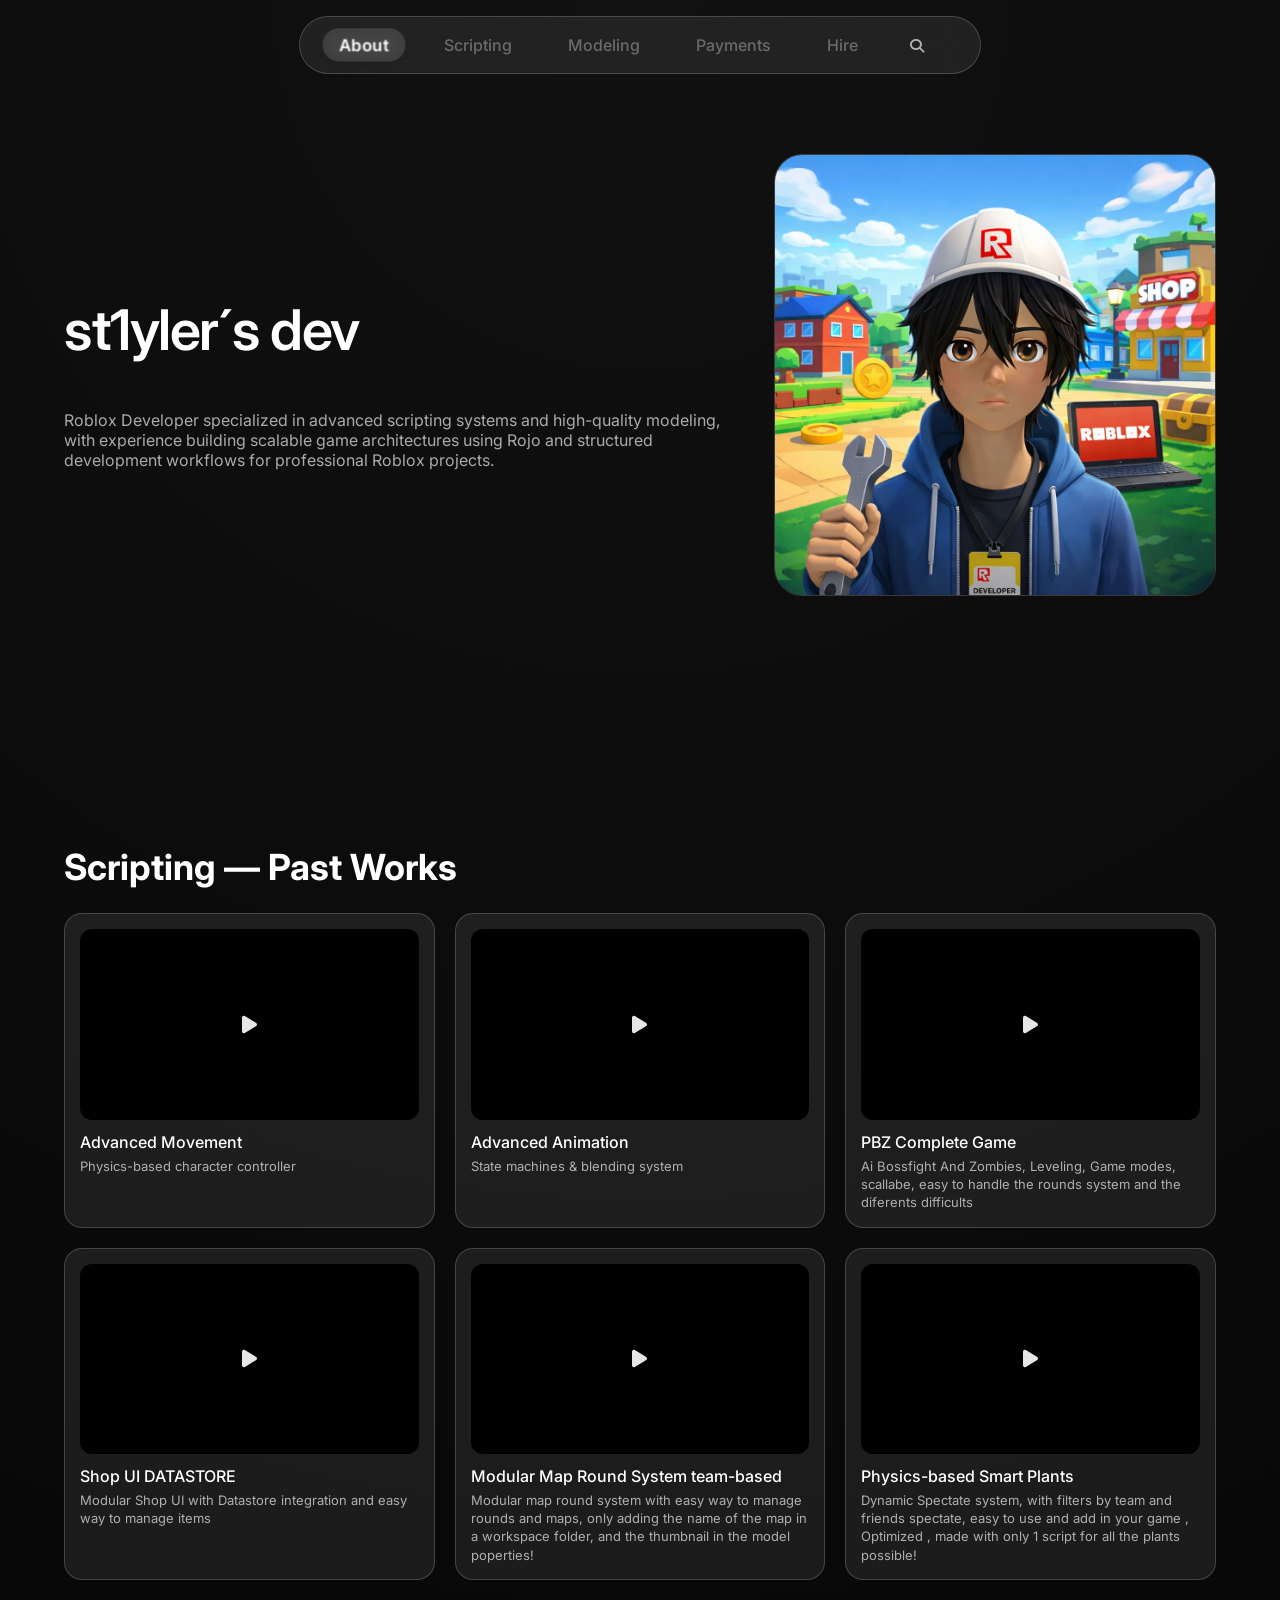
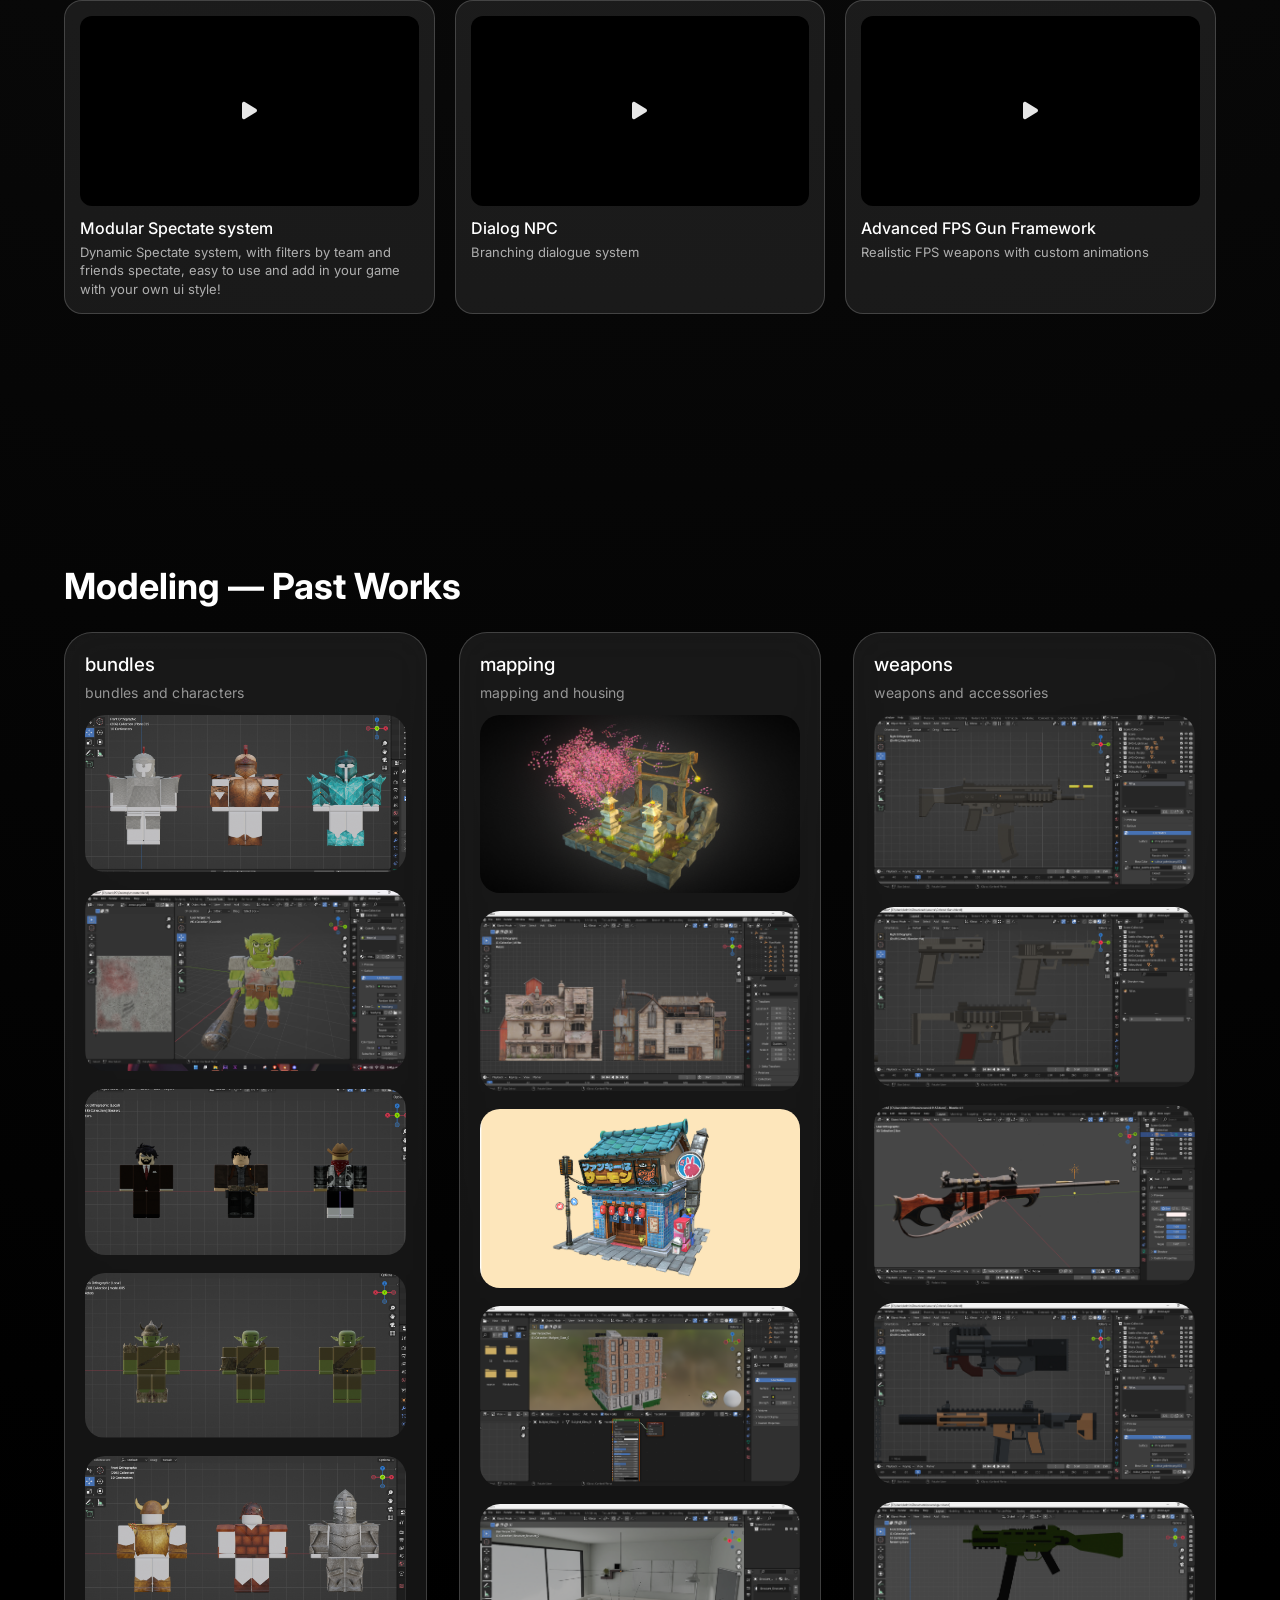
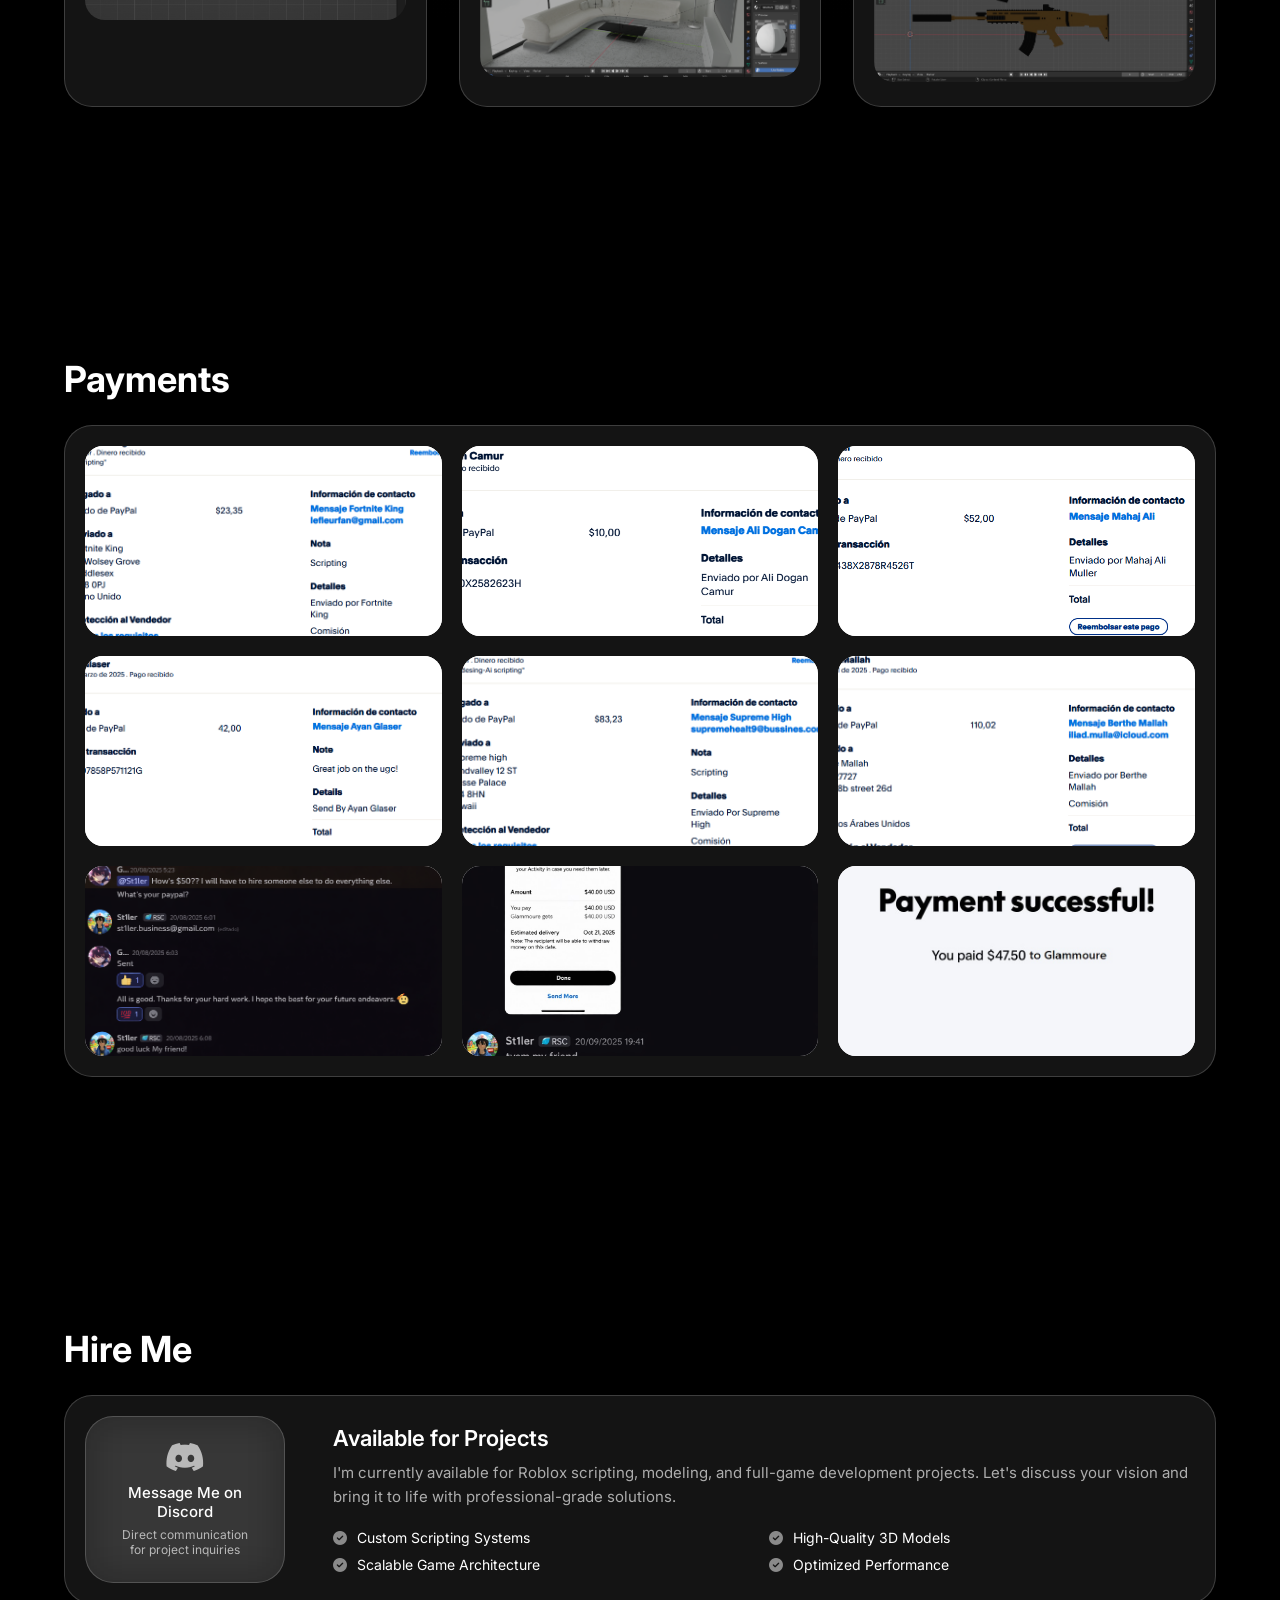
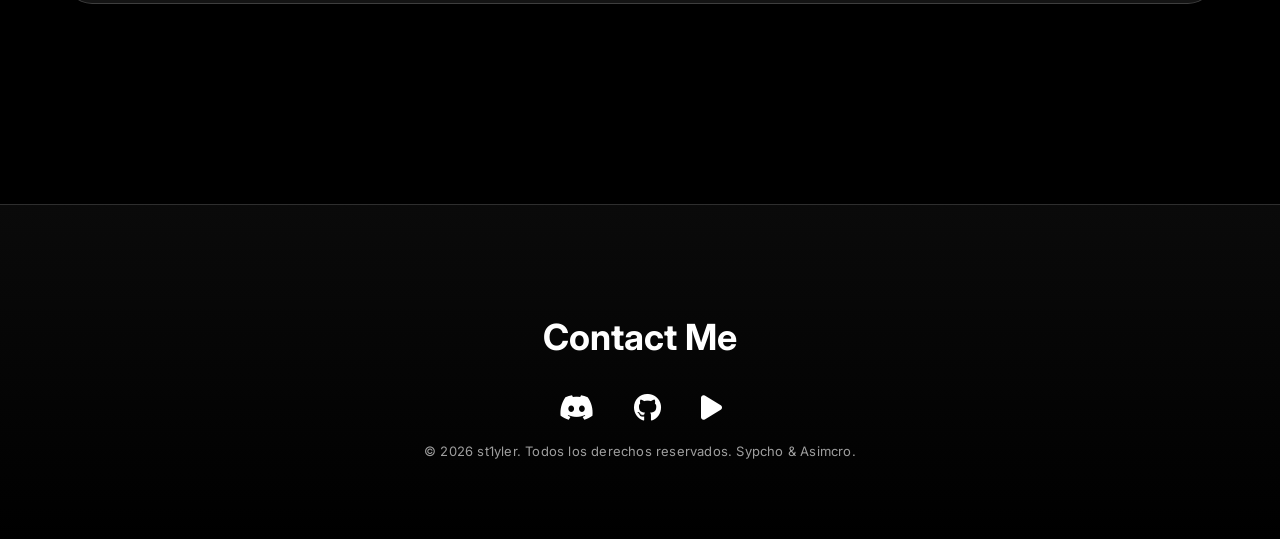
<file: index.html>
<!DOCTYPE html>
<html lang="en">
<head>
  <meta charset="UTF-8" />
  <meta name="viewport" content="width=device-width, initial-scale=1.0" />
  <title> zzz dev</title>

  <link rel="preconnect" href="https://fonts.googleapis.com">
  <link rel="preconnect" href="https://fonts.gstatic.com" crossorigin>
  <link href="https://fonts.googleapis.com/css2?family=Inter:wght@300;400;500;600&display=swap" rel="stylesheet">

  <link rel="stylesheet" href="https://cdnjs.cloudflare.com/ajax/libs/font-awesome/6.5.0/css/all.min.css"/>
  <link rel="stylesheet" href="style.css">

  <link rel="icon" href="favicon.ico" type="image/x-icon">
  <link rel="icon" href="data:image/svg+xml,%3Csvg xmlns='http://www.w3.org/2000/svg' viewBox='0 0 100 100'%3E%3Crect width='100' height='100' fill='%230e0e0e'/%3E%3Ctext x='50' y='68' font-family='Inter,Arial' font-size='56' fill='%23ffffff' text-anchor='middle'%3EG%3C/text%3E%3C/svg%3E" type="image/svg+xml">
  <link rel="apple-touch-icon" href="favicon.ico">
  <meta name="theme-color" content="#000000">
</head>

<body>

<nav>
  <div class="nav-links">
    <a href="#about">About</a>
    <a href="#scripting">Scripting</a>
    <a href="#modeling">Modeling</a>
    <a href="#payments">Payments</a>
    <a href="#hire">Hire</a>
  </div>
  
  <div class="search-container">
    <div class="search-icon" id="searchIcon">
      <i class="fas fa-search"></i>
    </div>
    <input 
      type="text" 
      class="search-input" 
      id="searchInput" 
      placeholder="Search projects..." 
      autocomplete="off"
    >
    <div class="search-close" id="searchClose">
      <i class="fas fa-times"></i>
    </div>
    <div class="search-results" id="searchResults"></div>
  </div>
</nav>

<section id="about" class="hero">
  <div>
    <h1>st1yler´s dev</h1>
    <p>
      Roblox Developer specialized in advanced scripting systems and high-quality modeling,
      with experience building scalable game architectures using Rojo and structured
      development workflows for professional Roblox projects.
    </p>
  </div>
  <img src="static/profile.png" alt="Profile picture of st1yler">
</section>

<section id="scripting">
  <h2>Scripting — Past Works</h2>
  
  <div class="videos-grid" id="videosGrid">
    <div class="video-card-compact" data-video-id="1151425867" data-title="Advanced Movement" data-description="Physics-based character controller" data-category="scripting">
      <div class="video-thumbnail">
        <iframe src="https://player.vimeo.com/video/1151425867?badge=0&autopause=0&player_id=0&app_id=58479&background=1&autoplay=0&loop=1&byline=0&title=0" frameborder="0" allow="autoplay; fullscreen; picture-in-picture" allowfullscreen></iframe>
        <div class="play-overlay"><i class="fas fa-play"></i></div>
      </div>
      <div class="video-title">Advanced Movement</div>
      <div class="video-description">Physics-based character controller</div>
    </div>

    <div class="video-card-compact" data-video-id="1151425774" data-title="Advanced Animation" data-description="State machines & blending system" data-category="scripting">
      <div class="video-thumbnail">
        <iframe src="https://player.vimeo.com/video/1151425774?badge=0&autopause=0&player_id=0&app_id=58479&background=1&autoplay=0&loop=1&byline=0&title=0" frameborder="0" allow="autoplay; fullscreen; picture-in-picture" allowfullscreen></iframe>
        <div class="play-overlay"><i class="fas fa-play"></i></div>
      </div>
      <div class="video-title">Advanced Animation</div>
      <div class="video-description">State machines & blending system</div>
    </div>

    <div class="video-card-compact" data-video-id="1151425881" data-title="PBZ Complete Game" data-description="Ai Bossfight And Zombies, Leveling, Game modes, scallabe, easy to handle the rounds system and the diferents difficults" data-category="scripting">
      <div class="video-thumbnail">
        <iframe src="https://player.vimeo.com/video/1151425881?badge=0&autopause=0&player_id=0&app_id=58479&background=1&autoplay=0&loop=1&byline=0&title=0" frameborder="0" allow="autoplay; fullscreen; picture-in-picture" allowfullscreen></iframe>
        <div class="play-overlay"><i class="fas fa-play"></i></div>
      </div>
      <div class="video-title">PBZ Complete Game</div>
      <div class="video-description">Ai Bossfight And Zombies, Leveling, Game modes, scallabe, easy to handle the rounds system and the diferents difficults</div>
    </div>

    <div class="video-card-compact" data-video-id="1155631862" data-title="Shop UI DATASTORE" data-description="Modular Shop UI with Datastore integration and easy way to manage items" data-category="scripting">
      <div class="video-thumbnail">
        <iframe src="https://player.vimeo.com/video/1155631862?badge=0&autopause=0&player_id=0&app_id=58479&background=1&autoplay=0&loop=1&byline=0&title=0" frameborder="0" allow="autoplay; fullscreen; picture-in-picture" allowfullscreen></iframe>
        <div class="play-overlay"><i class="fas fa-play"></i></div>
      </div>
      <div class="video-title">Shop UI DATASTORE</div>
      <div class="video-description">Modular Shop UI with Datastore integration and easy way to manage items</div>
    </div>

    <div class="video-card-compact" data-video-id="1155631838" data-title="Modular Map Round System team-based" data-description="Modular map round system with easy way to manage rounds and maps, only adding the name of the map in a workspace folder, and the thumbnail in the model poperties!" data-category="scripting">
      <div class="video-thumbnail">
        <iframe src="https://player.vimeo.com/video/1155631838?badge=0&autopause=0&player_id=0&app_id=58479&background=1&autoplay=0&loop=1&byline=0&title=0" frameborder="0" allow="autoplay; fullscreen; picture-in-picture" allowfullscreen></iframe>
        <div class="play-overlay"><i class="fas fa-play"></i></div>
      </div>
      <div class="video-title">Modular Map Round System team-based</div>
      <div class="video-description">Modular map round system with easy way to manage rounds and maps, only adding the name of the map in a workspace folder, and the thumbnail in the model poperties!</div>
    </div>

    <div class="video-card-compact" data-video-id="1155631800" data-title="Physics-based Smart Plants" data-description="Dynamic Spectate system, with filters by team and friends spectate, easy to use and add in your game , Optimized , made with only 1 script for all the plants possible!" data-category="scripting">
      <div class="video-thumbnail">
        <iframe src="https://player.vimeo.com/video/1155631800?badge=0&autopause=0&player_id=0&app_id=58479&background=1&autoplay=0&loop=1&byline=0&title=0" frameborder="0" allow="autoplay; fullscreen; picture-in-picture" allowfullscreen></iframe>
        <div class="play-overlay"><i class="fas fa-play"></i></div>
      </div>
      <div class="video-title">Physics-based Smart Plants</div>
      <div class="video-description">Dynamic Spectate system, with filters by team and friends spectate, easy to use and add in your game , Optimized , made with only 1 script for all the plants possible!</div>
    </div>

    <div class="video-card-compact" data-video-id="1155631827" data-title="Modular Spectate system" data-description="Dynamic Spectate system, with filters by team and friends spectate, easy to use and add in your game with your own ui style!" data-category="scripting">
      <div class="video-thumbnail">
        <iframe src="https://player.vimeo.com/video/1155631827?badge=0&autopause=0&player_id=0&app_id=58479&background=1&autoplay=0&loop=1&byline=0&title=0" frameborder="0" allow="autoplay; fullscreen; picture-in-picture" allowfullscreen></iframe>
        <div class="play-overlay"><i class="fas fa-play"></i></div>
      </div>
      <div class="video-title">Modular Spectate system</div>
      <div class="video-description">Dynamic Spectate system, with filters by team and friends spectate, easy to use and add in your game with your own ui style!</div>
    </div>

    <div class="video-card-compact" data-video-id="1151425860" data-title="Dialog NPC" data-description="Branching dialogue system" data-category="scripting">
      <div class="video-thumbnail">
        <iframe src="https://player.vimeo.com/video/1151425860?badge=0&autopause=0&player_id=0&app_id=58479&background=1&autoplay=0&loop=1&byline=0&title=0" frameborder="0" allow="autoplay; fullscreen; picture-in-picture" allowfullscreen></iframe>
        <div class="play-overlay"><i class="fas fa-play"></i></div>
      </div>
      <div class="video-title">Dialog NPC</div>
      <div class="video-description">Branching dialogue system</div>
    </div>

    <div class="video-card-compact" data-video-id="1151425929" data-title="Advanced FPS Gun Framework" data-description="Realistic FPS weapons with custom animations" data-category="scripting">
      <div class="video-thumbnail">
        <iframe src="https://player.vimeo.com/video/1151425929?badge=0&autopause=0&player_id=0&app_id=58479&background=1&autoplay=0&loop=1&byline=0&title=0" frameborder="0" allow="autoplay; fullscreen; picture-in-picture" allowfullscreen></iframe>
        <div class="play-overlay"><i class="fas fa-play"></i></div>
      </div>
      <div class="video-title">Advanced FPS Gun Framework</div>
      <div class="video-description">Realistic FPS weapons with custom animations</div>
    </div>
  </div>
</section>

<div class="video-modal" id="videoModal">
  <div class="mac-video-window">
    <div class="mac-video-header">
      <div class="mac-controls">
        <div class="mac-video-dot mac-video-red" id="closeVideoModal"></div>
        <div class="mac-video-dot mac-video-yellow" id="minimizeVideo"></div>
        <div class="mac-video-dot mac-video-green" id="fullscreenVideo"></div>
      </div>
      <div class="video-title-bar" id="videoModalTitle">Video Preview</div>
      <div style="width: 60px;"></div>
    </div>
    <div class="mac-video-content">
      <iframe id="expandedVideo" frameborder="0" allow="autoplay; fullscreen; picture-in-picture; clipboard-write; encrypted-media; web-share" allowfullscreen></iframe>
    </div>
  </div>
</div>

<section id="modeling">
  <h2>Modeling — Past Works</h2>
  <div class="grid">
    <div class="card" data-title="bundles" data-description="bundles and characters" data-category="modeling">
      <h3>bundles</h3>
      <small class="subtitle">bundles and characters</small>
      <img src="static/modeling/bundles/bundle1.png" alt="Bundle 1">
      <img src="static/modeling/bundles/bundle2.png" alt="Bundle 2">
      <img src="static/modeling/bundles/bundle3.png" alt="Bundle 3">
      <img src="static/modeling/bundles/bundle4.png" alt="Bundle 4">
      <img src="static/modeling/bundles/bundle5.png" alt="Bundle 5">
    </div>
    <div class="card" data-title="mapping" data-description="mapping and housing" data-category="modeling">
      <h3>mapping</h3>
      <small class="subtitle">mapping and housing</small>
      <img src="static/modeling/mapping/map1.png" alt="Map 1">
      <img src="static/modeling/mapping/map2.png" alt="Map 2">
      <img src="static/modeling/mapping/map3.png" alt="Map 3">
      <img src="static/modeling/mapping/map4.png" alt="Map 4">
      <img src="static/modeling/mapping/map5.png" alt="Map 5">
    </div>
    <div class="card" data-title="weapons" data-description="weapons and accessories" data-category="modeling">
      <h3>weapons</h3>
      <small class="subtitle">weapons and accessories</small>
      <img src="static/modeling/weapons/weapon1.png" alt="Weapon 1">
      <img src="static/modeling/weapons/weapon2.png" alt="Weapon 2">
      <img src="static/modeling/weapons/weapon3.png" alt="Weapon 3">
      <img src="static/modeling/weapons/weapon4.png" alt="Weapon 4">
      <img src="static/modeling/weapons/weapon5.png" alt="Weapon 5">
    </div>
  </div>
</section>

<section id="payments">
  <h2>Payments</h2>
  <div class="card">
    <div class="payments-grid">
      <div class="payment-card"><img src="static/payments/payment1.png" alt="payment 1"></div>
      <div class="payment-card"><img src="static/payments/payment2.png" alt="payment 2"></div>
      <div class="payment-card"><img src="static/payments/payment3.png" alt="payment 3"></div>
      <div class="payment-card"><img src="static/payments/payment4.png" alt="payment 4"></div>
      <div class="payment-card"><img src="static/payments/payment5.png" alt="payment 5"></div>
      <div class="payment-card"><img src="static/payments/payment6.png" alt="payment 6"></div>
      <div class="payment-card"><img src="static/payments/payment7.png" alt="payment 7"></div>
      <div class="payment-card"><img src="static/payments/payment8.png" alt="payment 8"></div>
      <div class="payment-card"><img src="static/payments/payment9.png" alt="payment 9"></div>
    </div>
  </div>
</section>

<section id="hire">
  <h2>Hire Me</h2>
  <div class="card hire-card">
    <a href="https://discord.com/users/1457880585279246479" target="_blank" class="hire-button">
      <i class="fab fa-discord"></i>
      Message Me on Discord
      <span class="button-subtitle">Direct communication for project inquiries</span>
    </a>
    <div class="hire-text">
      <h3>Available for Projects</h3>
      <p>I'm currently available for Roblox scripting, modeling, and full-game development projects. Let's discuss your vision and bring it to life with professional-grade solutions.</p>
      <div class="hire-features">
        <div class="hire-feature">
          <i class="fas fa-check-circle"></i>
          <span>Custom Scripting Systems</span>
        </div>
        <div class="hire-feature">
          <i class="fas fa-check-circle"></i>
          <span>High-Quality 3D Models</span>
        </div>
        <div class="hire-feature">
          <i class="fas fa-check-circle"></i>
          <span>Scalable Game Architecture</span>
        </div>
        <div class="hire-feature">
          <i class="fas fa-check-circle"></i>
          <span>Optimized Performance</span>
        </div>
      </div>
    </div>
  </div>
</section>

<footer id="contact">
  <h2>Contact Me</h2>
  <div class="contact">
    <a href="https://discord.com/users/1044626710_w" target="_blank" title="st1yler´s Discord">
      <i class="fa-brands fa-discord"></i>
    </a>
    <a href="https://github.com/st1yler" target="_blank" title="GitHub">
      <i class="fa-brands fa-github"></i>
    </a>
    <a href="https://www.roblox.com/users/10293637061/profile" target="_blank" title="Roblox">
      <i class="fa-solid fa-play"></i>
    </a>
  </div>
  <div class="copyright">
    © 2026 st1yler. Todos los derechos reservados. Sypcho &amp; Asimcro.
  </div>
</footer>

<div class="image-modal" id="imageModal" aria-hidden="true" role="dialog" aria-label="Media preview">
  <div class="mac-window" role="document">
    <div class="mac-header" aria-hidden="false">
      <div class="mac-dot mac-red" id="closeModal" role="button" tabindex="0" aria-label="Close"></div>
      <div class="mac-dot mac-yellow" role="button" tabindex="-1" aria-hidden="true"></div>
      <div class="mac-dot mac-green" role="button" tabindex="-1" aria-hidden="true"></div>
    </div>
    <div class="modal-media">
      <img id="modalImage" alt="Expanded image preview" style="display:none;">
      <video id="modalVideo" controls controlsList="nofullscreen" disablePictureInPicture style="display:none;" aria-label="Expanded video preview"></video>
    </div>
  </div>
</div>

<script src="script.js"></script>

</body>
</html>
</file>
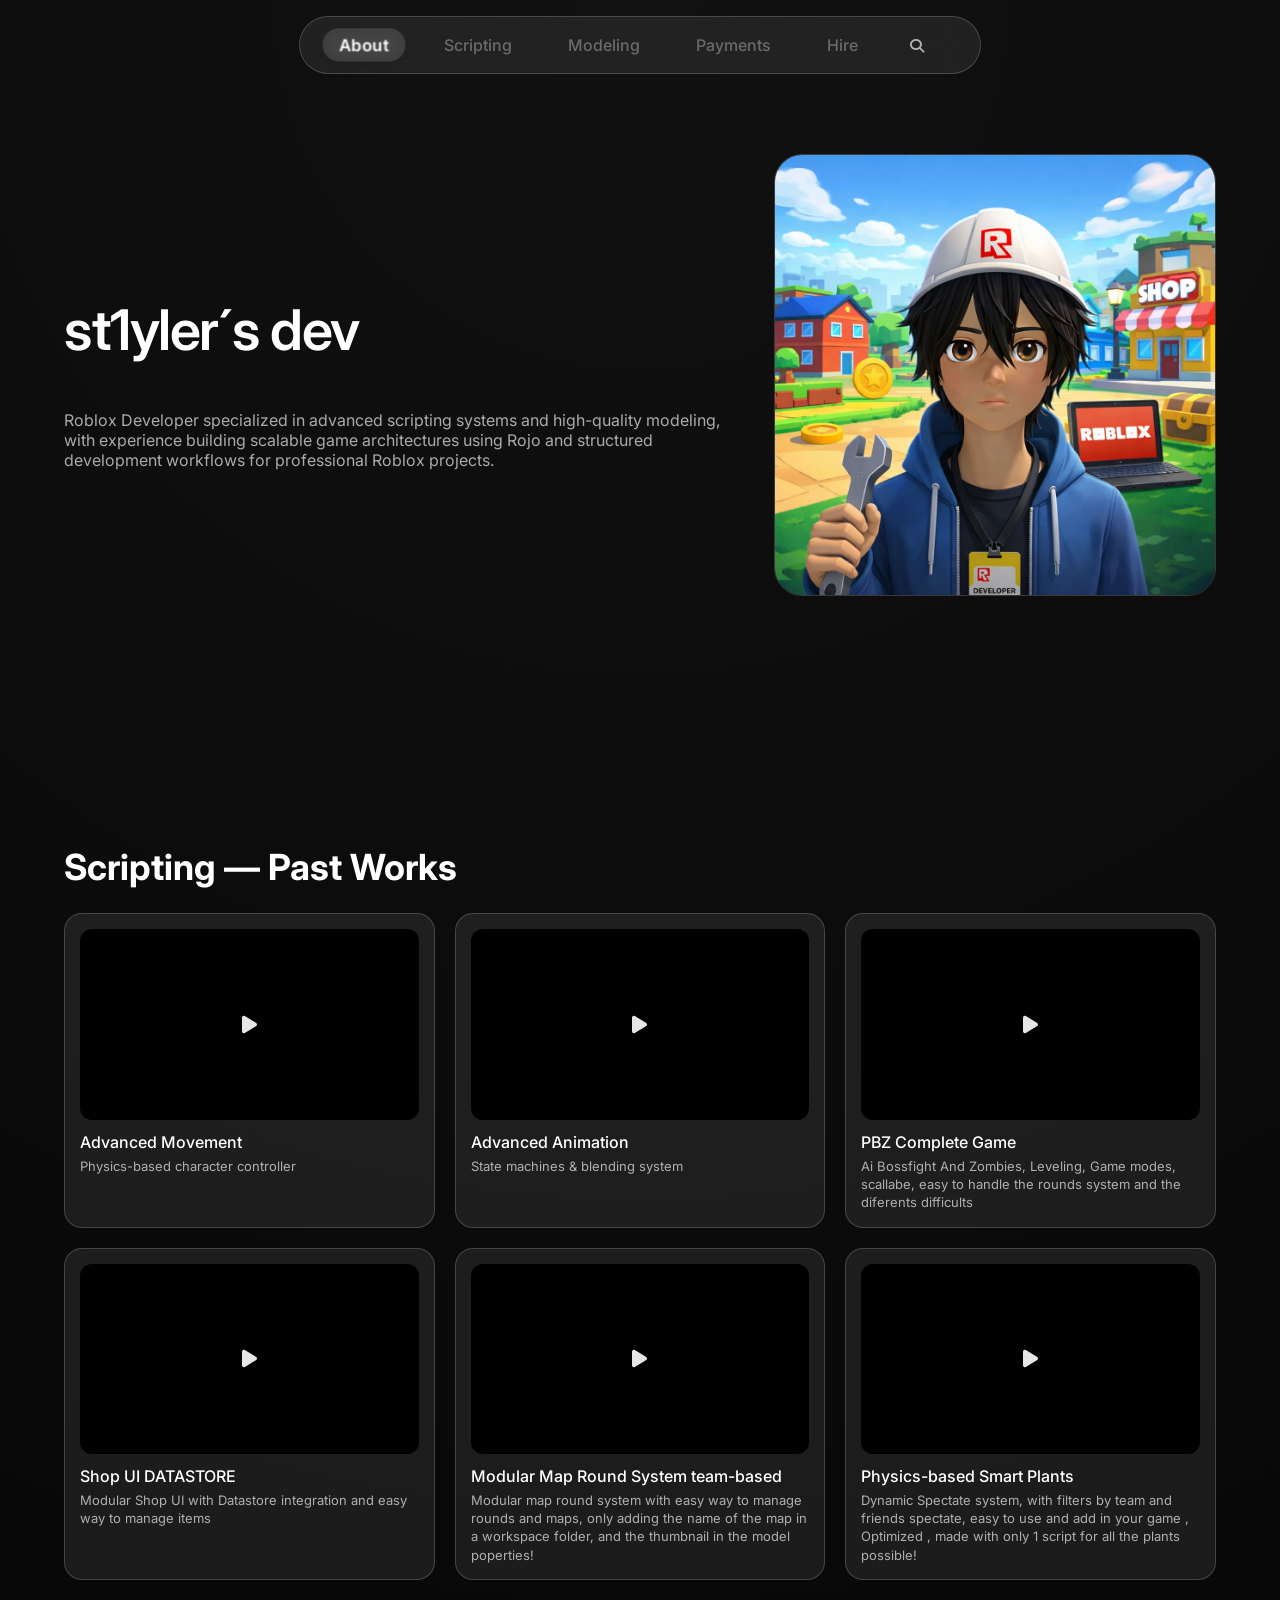
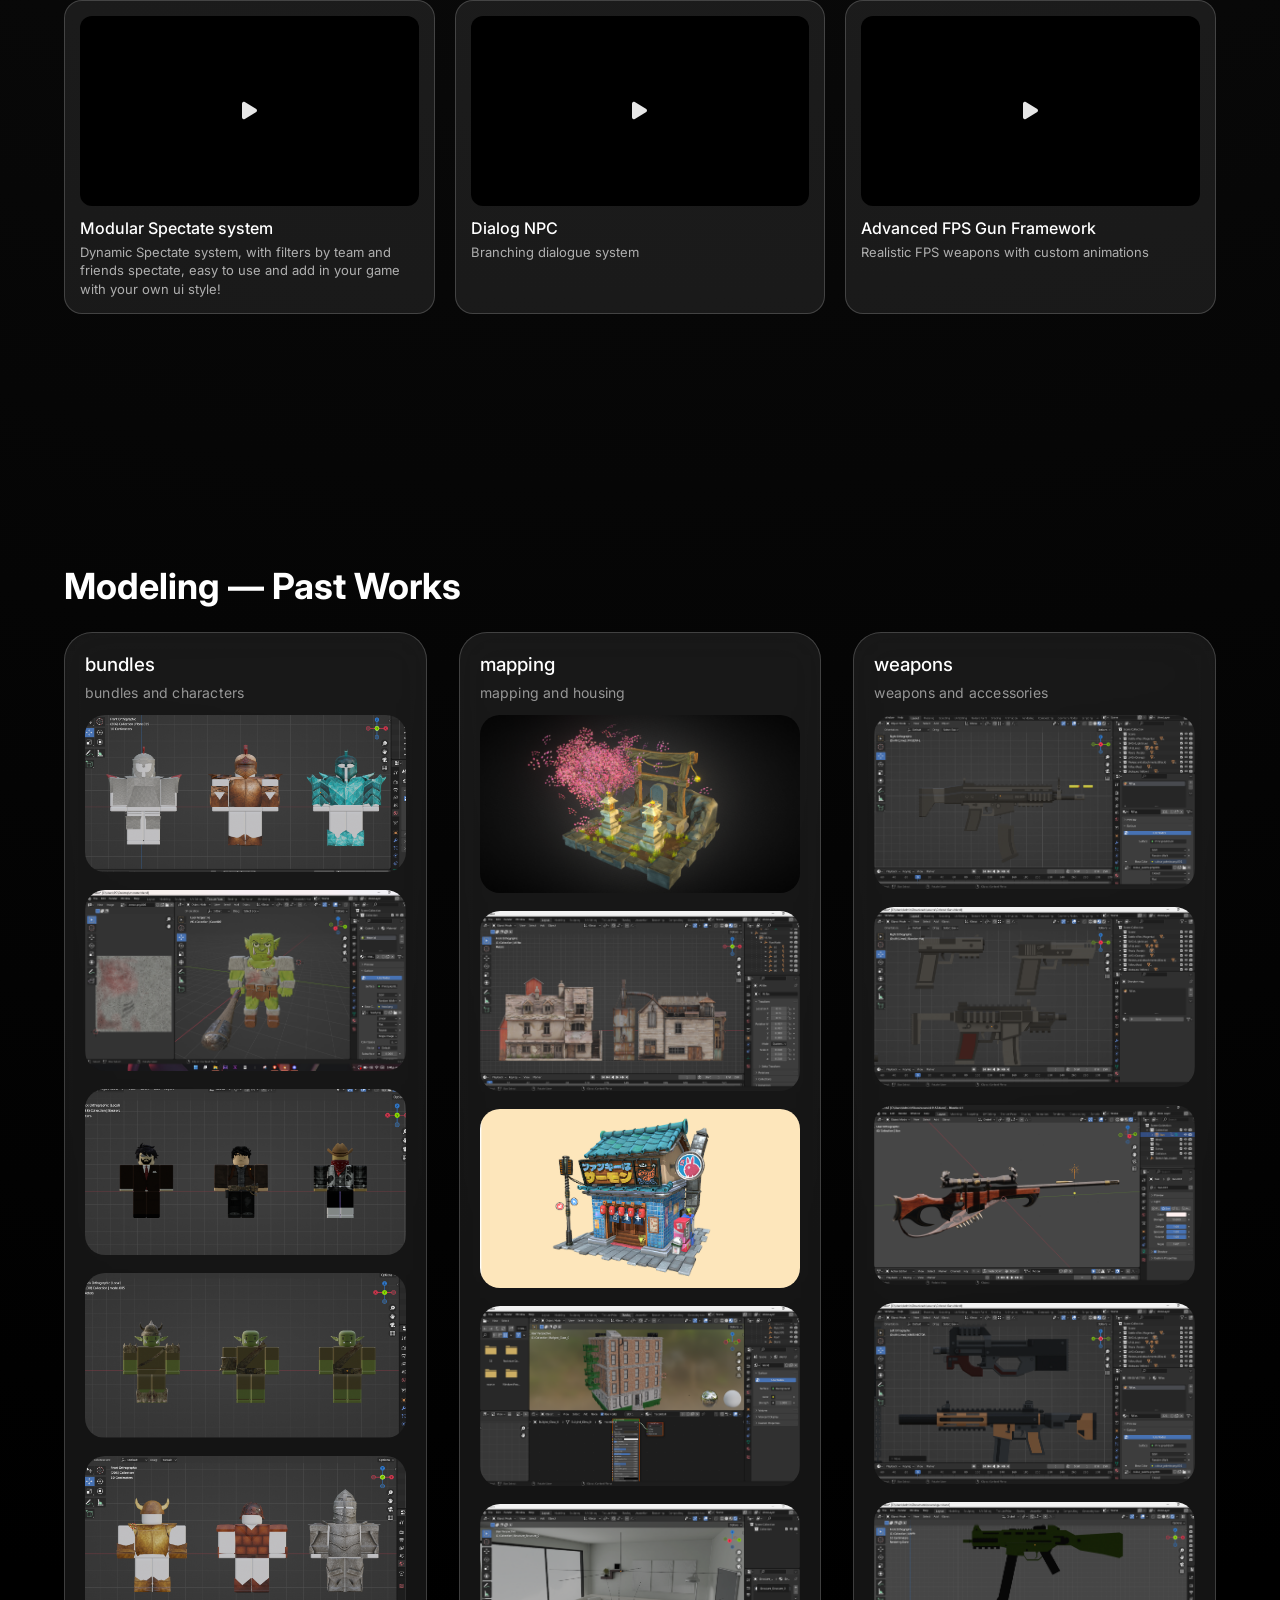
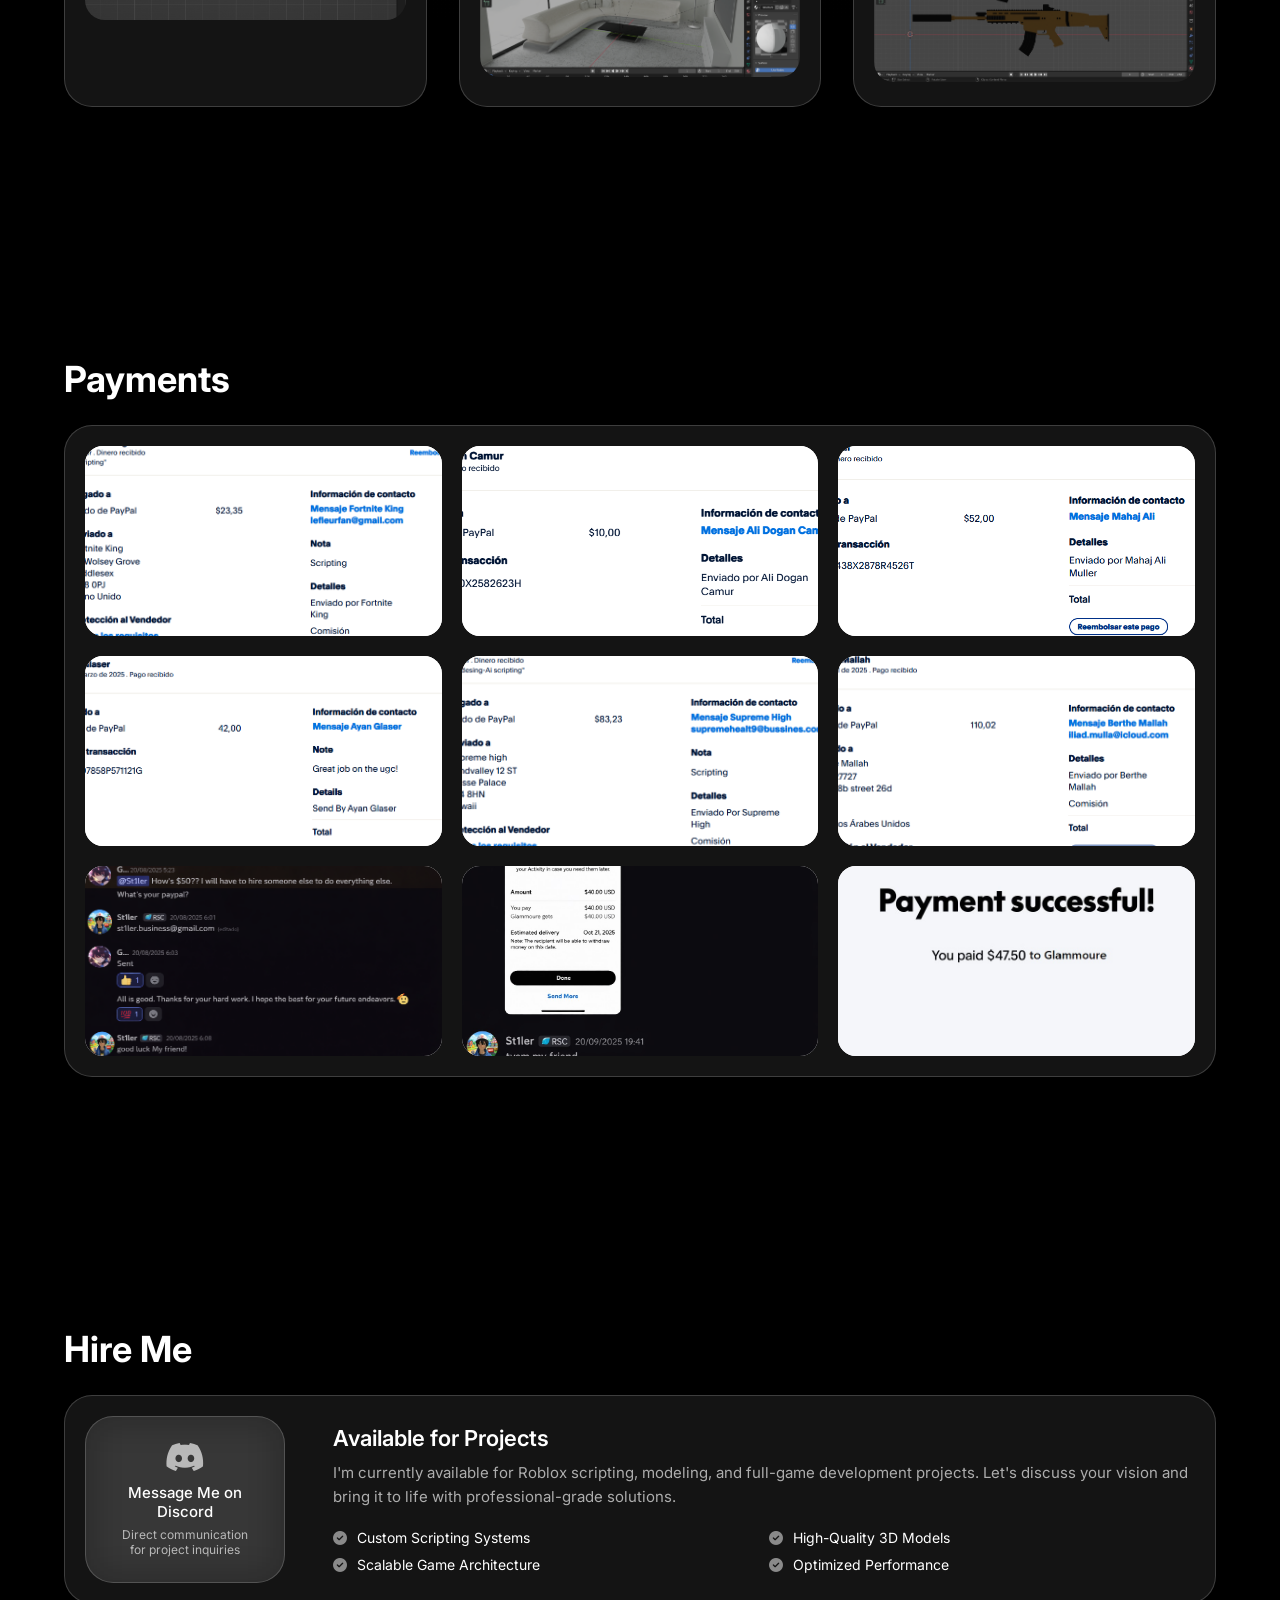
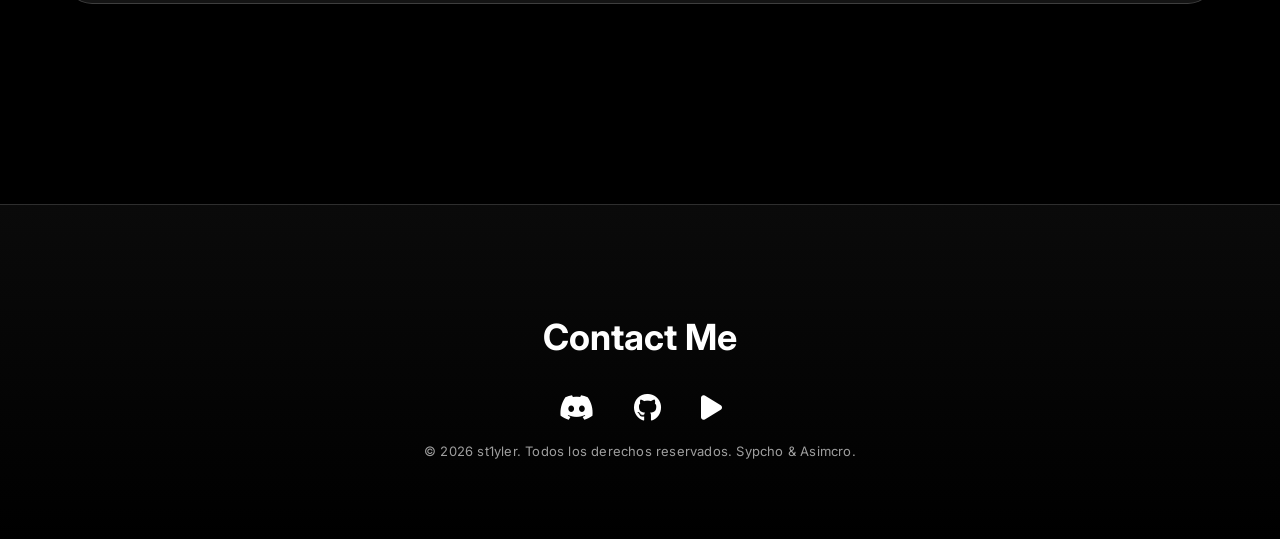
<file: Lua.html>
<!DOCTYPE html>
<html lang="en">
<head>
  <meta charset="UTF-8" />
  <meta name="viewport" content="width=device-width, initial-scale=1.0" />
  <title>st1yler´s dev</title>

  <link rel="preconnect" href="https://fonts.googleapis.com">
  <link rel="preconnect" href="https://fonts.gstatic.com" crossorigin>
  <link href="https://fonts.googleapis.com/css2?family=Inter:wght@300;400;500;600&display=swap" rel="stylesheet">

  <link rel="stylesheet" href="https://cdnjs.cloudflare.com/ajax/libs/font-awesome/6.5.0/css/all.min.css"/>
  <link rel="stylesheet" href="style.css">

  <link rel="icon" href="favicon.ico" type="image/x-icon">
  <link rel="icon" href="data:image/svg+xml,%3Csvg xmlns='http://www.w3.org/2000/svg' viewBox='0 0 100 100'%3E%3Crect width='100' height='100' fill='%230e0e0e'/%3E%3Ctext x='50' y='68' font-family='Inter,Arial' font-size='56' fill='%23ffffff' text-anchor='middle'%3EG%3C/text%3E%3C/svg%3E" type="image/svg+xml">
  <link rel="apple-touch-icon" href="favicon.ico">
  <meta name="theme-color" content="#000000">
</head>

<body>

<nav>
  <div class="nav-links">
    <a href="#about">About</a>
    <a href="#scripting">Scripting</a>
    <a href="#modeling">Modeling</a>
    <a href="#payments">Payments</a>
    <a href="#hire">Hire</a>
  </div>
  
  <div class="search-container">
    <div class="search-icon" id="searchIcon">
      <i class="fas fa-search"></i>
    </div>
    <input 
      type="text" 
      class="search-input" 
      id="searchInput" 
      placeholder="Search projects..." 
      autocomplete="off"
    >
    <div class="search-close" id="searchClose">
      <i class="fas fa-times"></i>
    </div>
    <div class="search-results" id="searchResults"></div>
  </div>
</nav>

<section id="about" class="hero">
  <div>
    <h1>st1yler´s dev</h1>
    <p>
      Roblox Developer specialized in advanced scripting systems and high-quality modeling,
      with experience building scalable game architectures using Rojo and structured
      development workflows for professional Roblox projects.
    </p>
  </div>
  <img src="static/profile.png" alt="Profile picture of st1yler">
</section>

<section id="scripting">
  <h2>Scripting — Past Works</h2>
  
  <div class="videos-grid" id="videosGrid">
    <div class="video-card-compact" data-video-id="1151425867" data-title="Advanced Movement" data-description="Physics-based character controller" data-category="scripting">
      <div class="video-thumbnail">
        <iframe src="https://player.vimeo.com/video/1151425867?badge=0&autopause=0&player_id=0&app_id=58479&background=1&autoplay=0&loop=1&byline=0&title=0" frameborder="0" allow="autoplay; fullscreen; picture-in-picture" allowfullscreen></iframe>
        <div class="play-overlay"><i class="fas fa-play"></i></div>
      </div>
      <div class="video-title">Advanced Movement</div>
      <div class="video-description">Physics-based character controller</div>
    </div>

    <div class="video-card-compact" data-video-id="1151425774" data-title="Advanced Animation" data-description="State machines & blending system" data-category="scripting">
      <div class="video-thumbnail">
        <iframe src="https://player.vimeo.com/video/1151425774?badge=0&autopause=0&player_id=0&app_id=58479&background=1&autoplay=0&loop=1&byline=0&title=0" frameborder="0" allow="autoplay; fullscreen; picture-in-picture" allowfullscreen></iframe>
        <div class="play-overlay"><i class="fas fa-play"></i></div>
      </div>
      <div class="video-title">Advanced Animation</div>
      <div class="video-description">State machines & blending system</div>
    </div>

    <div class="video-card-compact" data-video-id="1151425881" data-title="PBZ Complete Game" data-description="Ai Bossfight And Zombies, Leveling, Game modes, scallabe, easy to handle the rounds system and the diferents difficults" data-category="scripting">
      <div class="video-thumbnail">
        <iframe src="https://player.vimeo.com/video/1151425881?badge=0&autopause=0&player_id=0&app_id=58479&background=1&autoplay=0&loop=1&byline=0&title=0" frameborder="0" allow="autoplay; fullscreen; picture-in-picture" allowfullscreen></iframe>
        <div class="play-overlay"><i class="fas fa-play"></i></div>
      </div>
      <div class="video-title">PBZ Complete Game</div>
      <div class="video-description">Ai Bossfight And Zombies, Leveling, Game modes, scallabe, easy to handle the rounds system and the diferents difficults</div>
    </div>

    <div class="video-card-compact" data-video-id="1155631862" data-title="Shop UI DATASTORE" data-description="Modular Shop UI with Datastore integration and easy way to manage items" data-category="scripting">
      <div class="video-thumbnail">
        <iframe src="https://player.vimeo.com/video/1155631862?badge=0&autopause=0&player_id=0&app_id=58479&background=1&autoplay=0&loop=1&byline=0&title=0" frameborder="0" allow="autoplay; fullscreen; picture-in-picture" allowfullscreen></iframe>
        <div class="play-overlay"><i class="fas fa-play"></i></div>
      </div>
      <div class="video-title">Shop UI DATASTORE</div>
      <div class="video-description">Modular Shop UI with Datastore integration and easy way to manage items</div>
    </div>

    <div class="video-card-compact" data-video-id="1155631838" data-title="Modular Map Round System team-based" data-description="Modular map round system with easy way to manage rounds and maps, only adding the name of the map in a workspace folder, and the thumbnail in the model poperties!" data-category="scripting">
      <div class="video-thumbnail">
        <iframe src="https://player.vimeo.com/video/1155631838?badge=0&autopause=0&player_id=0&app_id=58479&background=1&autoplay=0&loop=1&byline=0&title=0" frameborder="0" allow="autoplay; fullscreen; picture-in-picture" allowfullscreen></iframe>
        <div class="play-overlay"><i class="fas fa-play"></i></div>
      </div>
      <div class="video-title">Modular Map Round System team-based</div>
      <div class="video-description">Modular map round system with easy way to manage rounds and maps, only adding the name of the map in a workspace folder, and the thumbnail in the model poperties!</div>
    </div>

    <div class="video-card-compact" data-video-id="1155631800" data-title="Physics-based Smart Plants" data-description="Dynamic Spectate system, with filters by team and friends spectate, easy to use and add in your game , Optimized , made with only 1 script for all the plants possible!" data-category="scripting">
      <div class="video-thumbnail">
        <iframe src="https://player.vimeo.com/video/1155631800?badge=0&autopause=0&player_id=0&app_id=58479&background=1&autoplay=0&loop=1&byline=0&title=0" frameborder="0" allow="autoplay; fullscreen; picture-in-picture" allowfullscreen></iframe>
        <div class="play-overlay"><i class="fas fa-play"></i></div>
      </div>
      <div class="video-title">Physics-based Smart Plants</div>
      <div class="video-description">Dynamic Spectate system, with filters by team and friends spectate, easy to use and add in your game , Optimized , made with only 1 script for all the plants possible!</div>
    </div>

    <div class="video-card-compact" data-video-id="1155631827" data-title="Modular Spectate system" data-description="Dynamic Spectate system, with filters by team and friends spectate, easy to use and add in your game with your own ui style!" data-category="scripting">
      <div class="video-thumbnail">
        <iframe src="https://player.vimeo.com/video/1155631827?badge=0&autopause=0&player_id=0&app_id=58479&background=1&autoplay=0&loop=1&byline=0&title=0" frameborder="0" allow="autoplay; fullscreen; picture-in-picture" allowfullscreen></iframe>
        <div class="play-overlay"><i class="fas fa-play"></i></div>
      </div>
      <div class="video-title">Modular Spectate system</div>
      <div class="video-description">Dynamic Spectate system, with filters by team and friends spectate, easy to use and add in your game with your own ui style!</div>
    </div>

    <div class="video-card-compact" data-video-id="1151425860" data-title="Dialog NPC" data-description="Branching dialogue system" data-category="scripting">
      <div class="video-thumbnail">
        <iframe src="https://player.vimeo.com/video/1151425860?badge=0&autopause=0&player_id=0&app_id=58479&background=1&autoplay=0&loop=1&byline=0&title=0" frameborder="0" allow="autoplay; fullscreen; picture-in-picture" allowfullscreen></iframe>
        <div class="play-overlay"><i class="fas fa-play"></i></div>
      </div>
      <div class="video-title">Dialog NPC</div>
      <div class="video-description">Branching dialogue system</div>
    </div>

    <div class="video-card-compact" data-video-id="1151425929" data-title="Advanced FPS Gun Framework" data-description="Realistic FPS weapons with custom animations" data-category="scripting">
      <div class="video-thumbnail">
        <iframe src="https://player.vimeo.com/video/1151425929?badge=0&autopause=0&player_id=0&app_id=58479&background=1&autoplay=0&loop=1&byline=0&title=0" frameborder="0" allow="autoplay; fullscreen; picture-in-picture" allowfullscreen></iframe>
        <div class="play-overlay"><i class="fas fa-play"></i></div>
      </div>
      <div class="video-title">Advanced FPS Gun Framework</div>
      <div class="video-description">Realistic FPS weapons with custom animations</div>
    </div>
  </div>
</section>

<div class="video-modal" id="videoModal">
  <div class="mac-video-window">
    <div class="mac-video-header">
      <div class="mac-controls">
        <div class="mac-video-dot mac-video-red" id="closeVideoModal"></div>
        <div class="mac-video-dot mac-video-yellow" id="minimizeVideo"></div>
        <div class="mac-video-dot mac-video-green" id="fullscreenVideo"></div>
      </div>
      <div class="video-title-bar" id="videoModalTitle">Video Preview</div>
      <div style="width: 60px;"></div>
    </div>
    <div class="mac-video-content">
      <iframe id="expandedVideo" frameborder="0" allow="autoplay; fullscreen; picture-in-picture; clipboard-write; encrypted-media; web-share" allowfullscreen></iframe>
    </div>
  </div>
</div>

<section id="modeling">
  <h2>Modeling — Past Works</h2>
  <div class="grid">
    <div class="card" data-title="bundles" data-description="bundles and characters" data-category="modeling">
      <h3>bundles</h3>
      <small class="subtitle">bundles and characters</small>
      <img src="static/modeling/bundles/bundle1.png" alt="Bundle 1">
      <img src="static/modeling/bundles/bundle2.png" alt="Bundle 2">
      <img src="static/modeling/bundles/bundle3.png" alt="Bundle 3">
      <img src="static/modeling/bundles/bundle4.png" alt="Bundle 4">
      <img src="static/modeling/bundles/bundle5.png" alt="Bundle 5">
    </div>
    <div class="card" data-title="mapping" data-description="mapping and housing" data-category="modeling">
      <h3>mapping</h3>
      <small class="subtitle">mapping and housing</small>
      <img src="static/modeling/mapping/map1.png" alt="Map 1">
      <img src="static/modeling/mapping/map2.png" alt="Map 2">
      <img src="static/modeling/mapping/map3.png" alt="Map 3">
      <img src="static/modeling/mapping/map4.png" alt="Map 4">
      <img src="static/modeling/mapping/map5.png" alt="Map 5">
    </div>
    <div class="card" data-title="weapons" data-description="weapons and accessories" data-category="modeling">
      <h3>weapons</h3>
      <small class="subtitle">weapons and accessories</small>
      <img src="static/modeling/weapons/weapon1.png" alt="Weapon 1">
      <img src="static/modeling/weapons/weapon2.png" alt="Weapon 2">
      <img src="static/modeling/weapons/weapon3.png" alt="Weapon 3">
      <img src="static/modeling/weapons/weapon4.png" alt="Weapon 4">
      <img src="static/modeling/weapons/weapon5.png" alt="Weapon 5">
    </div>
  </div>
</section>

<section id="payments">
  <h2>Payments</h2>
  <div class="card">
    <div class="payments-grid">
      <div class="payment-card"><img src="static/payments/payment1.png" alt="payment 1"></div>
      <div class="payment-card"><img src="static/payments/payment2.png" alt="payment 2"></div>
      <div class="payment-card"><img src="static/payments/payment3.png" alt="payment 3"></div>
      <div class="payment-card"><img src="static/payments/payment4.png" alt="payment 4"></div>
      <div class="payment-card"><img src="static/payments/payment5.png" alt="payment 5"></div>
      <div class="payment-card"><img src="static/payments/payment6.png" alt="payment 6"></div>
      <div class="payment-card"><img src="static/payments/payment7.png" alt="payment 7"></div>
      <div class="payment-card"><img src="static/payments/payment8.png" alt="payment 8"></div>
      <div class="payment-card"><img src="static/payments/payment9.png" alt="payment 9"></div>
    </div>
  </div>
</section>

<section id="hire">
  <h2>Hire Me</h2>
  <div class="card hire-card">
    <a href="https://discord.com/users/1457880585279246479" target="_blank" class="hire-button">
      <i class="fab fa-discord"></i>
      Message Me on Discord
      <span class="button-subtitle">Direct communication for project inquiries</span>
    </a>
    <div class="hire-text">
      <h3>Available for Projects</h3>
      <p>I'm currently available for Roblox scripting, modeling, and full-game development projects. Let's discuss your vision and bring it to life with professional-grade solutions.</p>
      <div class="hire-features">
        <div class="hire-feature">
          <i class="fas fa-check-circle"></i>
          <span>Custom Scripting Systems</span>
        </div>
        <div class="hire-feature">
          <i class="fas fa-check-circle"></i>
          <span>High-Quality 3D Models</span>
        </div>
        <div class="hire-feature">
          <i class="fas fa-check-circle"></i>
          <span>Scalable Game Architecture</span>
        </div>
        <div class="hire-feature">
          <i class="fas fa-check-circle"></i>
          <span>Optimized Performance</span>
        </div>
      </div>
    </div>
  </div>
</section>

<footer id="contact">
  <h2>Contact Me</h2>
  <div class="contact">
    <a href="https://discord.com/users/1044626710_w" target="_blank" title="st1yler´s Discord">
      <i class="fa-brands fa-discord"></i>
    </a>
    <a href="https://github.com/st1yler" target="_blank" title="GitHub">
      <i class="fa-brands fa-github"></i>
    </a>
    <a href="https://www.roblox.com/users/10293637061/profile" target="_blank" title="Roblox">
      <i class="fa-solid fa-play"></i>
    </a>
  </div>
  <div class="copyright">
    © 2026 st1yler. Todos los derechos reservados. Sypcho &amp; Asimcro.
  </div>
</footer>

<div class="image-modal" id="imageModal" aria-hidden="true" role="dialog" aria-label="Media preview">
  <div class="mac-window" role="document">
    <div class="mac-header" aria-hidden="false">
      <div class="mac-dot mac-red" id="closeModal" role="button" tabindex="0" aria-label="Close"></div>
      <div class="mac-dot mac-yellow" role="button" tabindex="-1" aria-hidden="true"></div>
      <div class="mac-dot mac-green" role="button" tabindex="-1" aria-hidden="true"></div>
    </div>
    <div class="modal-media">
      <img id="modalImage" alt="Expanded image preview" style="display:none;">
      <video id="modalVideo" controls controlsList="nofullscreen" disablePictureInPicture style="display:none;" aria-label="Expanded video preview"></video>
    </div>
  </div>
</div>

<script src="script.js"></script>

</body>
</html>
</file>
<file: style.css>
:root {
  --glass: rgba(255,255,255,0.08);
  --border: rgba(255,255,255,0.18);
  --text: #ffffff;
  --sub: rgba(255,255,255,0.65);
  --search-bg: rgba(255,255,255,0.05);
  --search-border: rgba(255,255,255,0.15);
  --search-focus: rgba(255,255,255,0.12);
}

* { box-sizing: border-box; }

body {
  margin: 0;
  font-family: 'Inter', -apple-system, BlinkMacSystemFont, sans-serif;
  background: radial-gradient(circle at top, #111 0%, #000 60%);
  color: var(--text);
  scroll-behavior: smooth;
}

/* NAVBAR */
nav {
  position: fixed;
  top: 16px;
  left: 50%;
  transform: translateX(-50%);
  backdrop-filter: blur(20px);
  background: var(--glass);
  border: 1px solid var(--border);
  border-radius: 999px;
  padding: 10px 24px;
  display: flex;
  align-items: center;
  gap: 24px;
  z-index: 999;
  min-width: 300px;
  width: auto;
  max-width: 1200px;
}

.nav-links {
  display: flex;
  gap: 24px;
  align-items: center;
}

nav a {
  text-decoration: none;
  color: var(--sub);
  font-weight: 500;
  transition: color 0.3s;
  white-space: nowrap;
}

nav a:hover { color: #fff; }

/* Search Container */
.search-container {
  position: relative;
  display: flex;
  align-items: center;
  margin-left: auto;
}

.search-input {
  background: var(--search-bg);
  border: 1px solid var(--search-border);
  border-radius: 999px;
  padding: 8px 16px 8px 40px;
  color: var(--text);
  font-family: 'Inter', sans-serif;
  font-size: 14px;
  width: 0;
  opacity: 0;
  transition: all 0.3s ease;
  outline: none;
  min-height: 36px;
}

.search-input.expanded {
  width: 220px;
  opacity: 1;
  margin-right: 8px;
}

.search-input:focus {
  background: var(--search-focus);
  border-color: rgba(255,255,255,0.3);
}

.search-input::placeholder {
  color: rgba(255,255,255,0.4);
}

.search-icon {
  position: absolute;
  left: 12px;
  color: var(--sub);
  font-size: 14px;
  cursor: pointer;
  transition: color 0.3s;
  z-index: 2;
}

.search-icon:hover {
  color: #fff;
}

.search-close {
  position: absolute;
  right: 20px;
  color: var(--sub);
  font-size: 12px;
  cursor: pointer;
  opacity: 0;
  transition: all 0.3s ease;
  background: rgba(255,255,255,0.1);
  width: 18px;
  height: 18px;
  border-radius: 50%;
  display: flex;
  align-items: center;
  justify-content: center;
  z-index: 2;
}

.search-input.expanded + .search-close {
  opacity: 1;
  right: 12px;
}

.search-close:hover {
  color: #fff;
  background: rgba(255,255,255,0.2);
}

/* Search Results */
.search-results {
  position: absolute;
  top: calc(100% + 10px);
  right: 0;
  width: 320px;
  background: rgba(20,20,20,0.95);
  backdrop-filter: blur(30px);
  border: 1px solid var(--border);
  border-radius: 18px;
  padding: 12px;
  opacity: 0;
  visibility: hidden;
  transform: translateY(-10px);
  transition: all 0.3s ease;
  z-index: 1000;
  max-height: 400px;
  overflow-y: auto;
}

.search-results.active {
  opacity: 1;
  visibility: visible;
  transform: translateY(0);
}

.search-result-item {
  padding: 12px;
  border-radius: 12px;
  cursor: pointer;
  transition: background 0.2s ease;
  display: flex;
  align-items: center;
  gap: 12px;
  margin-bottom: 4px;
}

.search-result-item:hover {
  background: rgba(255,255,255,0.08);
}

.search-result-item i {
  color: var(--sub);
  font-size: 14px;
  width: 20px;
  text-align: center;
}

.search-result-title {
  font-weight: 500;
  font-size: 14px;
  color: var(--text);
  margin-bottom: 2px;
}

.search-result-description {
  font-size: 12px;
  color: var(--sub);
  line-height: 1.3;
}

.search-result-category {
  font-size: 11px;
  color: rgba(255,255,255,0.4);
  margin-top: 4px;
}

.no-results {
  padding: 20px;
  text-align: center;
  color: var(--sub);
  font-size: 14px;
}

section {
  max-width: 1200px;
  margin: auto;
  padding: 140px 24px 80px;
}

h1 {
  font-size: 56px;
  font-weight: 600;
  letter-spacing: -1.5px;
}

h2 { font-size: 36px; margin-bottom: 24px; }
h3 { margin: 0 0 8px; font-weight: 500; }
p { color: var(--sub); }

/* HERO */
.hero {
  display: grid;
  grid-template-columns: 1.2fr 0.8fr;
  gap: 48px;
  align-items: center;
}

.hero img {
  width: 100%;
  border-radius: 28px;
  border: 1px solid var(--border);
}

/* Grid 3x3 para videos compactos */
.videos-grid {
  display: grid;
  grid-template-columns: repeat(3, 1fr);
  gap: 20px;
  margin-top: 20px;
}

@media (max-width: 900px) {
  .videos-grid {
    grid-template-columns: repeat(2, 1fr);
  }
}

@media (max-width: 600px) {
  .videos-grid {
    grid-template-columns: 1fr;
  }
}

/* Tarjeta de video compacta */
.video-card-compact {
  background: var(--glass);
  border: 1px solid var(--border);
  border-radius: 18px;
  padding: 15px;
  cursor: pointer;
  transition: all 0.3s ease;
  height: 100%;
}

.video-card-compact:hover {
  transform: translateY(-5px);
  border-color: rgba(255,255,255,0.3);
}

.video-thumbnail {
  position: relative;
  width: 100%;
  padding-bottom: 56.25%;
  overflow: hidden;
  border-radius: 12px;
  margin-bottom: 12px;
  background: #000;
}

.video-thumbnail iframe {
  position: absolute;
  top: 0;
  left: 0;
  width: 100%;
  height: 100%;
  border: 0;
}

.play-overlay {
  position: absolute;
  top: 50%;
  left: 50%;
  transform: translate(-50%, -50%);
  background: rgba(0,0,0,0.7);
  width: 50px;
  height: 50px;
  border-radius: 50%;
  display: flex;
  align-items: center;
  justify-content: center;
  font-size: 20px;
  opacity: 0.9;
  transition: all 0.3s ease;
}

.video-card-compact:hover .play-overlay {
  background: rgba(0,0,0,0.9);
  transform: translate(-50%, -50%) scale(1.1);
}

/* Modal para video expandido estilo Macbook */
.video-modal {
  position: fixed;
  inset: 0;
  background: rgba(0,0,0,0.9);
  backdrop-filter: blur(30px);
  display: flex;
  align-items: center;
  justify-content: center;
  opacity: 0;
  pointer-events: none;
  transition: opacity 0.3s ease;
  z-index: 10000;
}

.video-modal.active {
  opacity: 1;
  pointer-events: auto;
}

.mac-video-window {
  position: relative;
  background: rgba(20,20,20,0.85);
  backdrop-filter: blur(40px);
  border: 1px solid rgba(255,255,255,0.25);
  border-radius: 18px;
  width: 90%;
  max-width: 1000px;
  transform: scale(0.95);
  transition: transform 0.35s ease;
  overflow: hidden;
  box-shadow: 0 20px 60px rgba(0,0,0,0.4);
}

.video-modal.active .mac-video-window {
  transform: scale(1);
}

.mac-video-header {
  display: flex;
  align-items: center;
  justify-content: space-between;
  padding: 16px 20px;
  background: rgba(30,30,30,0.8);
  border-bottom: 1px solid rgba(255,255,255,0.15);
}

.mac-controls {
  display: flex;
  gap: 10px;
  margin-left: 8px;
}

.mac-video-dot {
  width: 14px;
  height: 14px;
  border-radius: 50%;
  transition: all 0.2s ease;
  cursor: pointer;
  position: relative;
  box-shadow: 0 1px 0 rgba(0,0,0,0.25) inset;
}

.mac-video-dot:hover {
  transform: scale(1.1);
}

.mac-video-red { background: #ff5f56; cursor: pointer; }
.mac-video-red:hover::after {
  content: "×";
  position: absolute;
  top: 50%;
  left: 50%;
  transform: translate(-50%, -50%);
  color: rgba(0,0,0,0.6);
  font-size: 10px;
  font-weight: bold;
}

.mac-video-yellow { background: #ffbd2e; cursor: pointer; }
.mac-video-yellow:hover::after {
  content: "─";
  position: absolute;
  top: 50%;
  left: 50%;
  transform: translate(-50%, -50%);
  color: rgba(0,0,0,0.6);
  font-size: 10px;
  font-weight: bold;
}

.mac-video-green { background: #27c93f; cursor: pointer; }
.mac-video-green:hover::after {
  content: "⏏";
  position: absolute;
  top: 50%;
  left: 50%;
  transform: translate(-50%, -50%);
  color: rgba(0,0,0,0.6);
  font-size: 10px;
  font-weight: bold;
}

.video-title-bar {
  flex: 1;
  text-align: center;
  font-size: 14px;
  color: rgba(255,255,255,0.7);
  font-weight: 500;
  letter-spacing: 0.3px;
  padding: 0 20px;
  overflow: hidden;
  text-overflow: ellipsis;
  white-space: nowrap;
}

.mac-video-content {
  padding: 0;
  position: relative;
}

.mac-video-content iframe {
  width: 100%;
  height: 70vh;
  min-height: 400px;
  border: 0;
  display: block;
}

/* Grid para modeling cards */
.grid {
  display: grid;
  grid-template-columns: repeat(auto-fit, minmax(280px, 1fr));
  gap: 32px;
}

.card {
  background: var(--glass);
  border: 1px solid var(--border);
  border-radius: 28px;
  padding: 20px;
  backdrop-filter: blur(20px);
}

img, video {
  width: 100%;
  border-radius: 20px;
  margin-top: 14px;
  transition: transform 0.45s ease, filter 0.45s ease;
}

#payments .grid img {
  width: 100%;
  height: 160px;
  object-fit: cover;
  border-radius: 12px;
  border: 1px solid var(--border);
  margin-top: 14px;
}

@media (max-width: 768px) {
  #payments .grid img {
    height: 120px;
  }
}

img:hover, video:not(.playing):hover {
  transform: scale(1.03);
  filter: none;
}

/* FOOTER */
footer {
  margin-top: 120px;
  padding: 80px 24px;
  background: linear-gradient(to top, #000, #0a0a0a);
  border-top: 1px solid var(--border);
  text-align: center;
}

.copyright {
  margin-top: 18px;
  font-size: 13px;
  color: var(--sub);
  opacity: 0.95;
  letter-spacing: 0.2px;
}

.contact {
  display: flex;
  gap: 40px;
  justify-content: center;
  font-size: 28px;
  margin-top: 32px;
}

.contact a {
  color: white;
  transition: transform 0.3s, opacity 0.3s;
}

.contact a:hover {
  transform: scale(1.2);
  opacity: 0.8;
}

@media (max-width: 768px) {
  .hero { grid-template-columns: 1fr; }
  h1 { font-size: 40px; }
  .mac-video-window {
    width: 95%;
    margin: 10px;
  }
  .mac-video-content iframe {
    height: 50vh;
    min-height: 300px;
  }
  nav {
    padding: 10px 20px;
    gap: 16px;
    width: 95%;
  }
  .nav-links {
    gap: 16px;
  }
  .search-input.expanded {
    width: 160px;
  }
  .search-results {
    width: 280px;
  }
}

@media (max-width: 600px) {
  nav {
    flex-wrap: wrap;
    justify-content: center;
    padding: 12px;
    border-radius: 20px;
  }
  .nav-links {
    order: 2;
    width: 100%;
    justify-content: center;
    margin-top: 10px;
  }
  .search-container {
    order: 1;
    margin-left: 0;
    width: 100%;
    justify-content: center;
  }
  .search-input.expanded {
    width: 100%;
  }
  .search-results {
    width: 95%;
    left: 50%;
    transform: translateX(-50%) translateY(-10px);
  }
  .search-results.active {
    transform: translateX(-50%) translateY(0);
  }
}

/* ===== MACOS IMAGE VIEWER ===== */
.image-modal {
  position: fixed;
  inset: 0;
  background: rgba(0,0,0,0.6);
  backdrop-filter: blur(30px);
  display: flex;
  align-items: center;
  justify-content: center;
  opacity: 0;
  pointer-events: none;
  transition: opacity .3s ease;
  z-index: 9999;
}

.image-modal.active {
  opacity: 1;
  pointer-events: auto;
}

.mac-window {
  position: relative;
  background: rgba(20,20,20,0.75);
  backdrop-filter: blur(40px);
  border: 1px solid rgba(255,255,255,0.25);
  border-radius: 18px;
  padding: 18px;
  max-width: 85%;
  max-height: 85%;
  transform: scale(0.92);
  transition: transform .35s ease;
  overflow: auto;
}

.image-modal.active .mac-window {
  transform: scale(1);
}

.mac-window img.original-size {
  max-width: none;
  max-height: none;
  display: block;
}

.mac-header {
  display: flex;
  gap: 8px;
  margin-bottom: 14px;
}

.mac-dot {
  width: 12px;
  height: 12px;
  border-radius: 50%;
  box-shadow: 0 1px 0 rgba(0,0,0,0.25) inset;
  transition: transform .12s ease, opacity .12s ease;
  display: inline-block;
}

.mac-dot:focus {
  outline: 2px solid rgba(255,255,255,0.06);
  transform: translateY(-1px);
}

.mac-red { background: #ff5f56; cursor: pointer; }
.mac-red:hover { transform: translateY(-1px); }
.mac-yellow { background: #ffbd2e; cursor: default; }
.mac-green { background: #27c93f; cursor: default; }

.mac-window img {
  max-width: 100%;
  max-height: 65vh;
  border-radius: 12px;
}

.modal-media {
  display: flex;
  align-items: center;
  justify-content: center;
  min-width: 320px;
}

.mac-window video {
  max-width: 100%;
  max-height: 70vh;
  border-radius: 12px;
  background: #000;
}

/* ===== DISABLE EFFECTS WHEN MODAL OPEN ===== */
body.modal-open * {
  pointer-events: none;
}

body.modal-open .image-modal,
body.modal-open .image-modal * {
  pointer-events: auto;
}

body.modal-open img,
body.modal-open video {
  filter: none !important;
  transform: none !important;
}

body.modal-open img:hover,
body.modal-open video:hover {
  filter: none !important;
  transform: none !important;
}

.subtitle {
  display: block;
  margin-top: 4px;
  font-size: 14px;
  color: rgba(255,255,255,0.55);
  letter-spacing: .2px;
}

.payments-grid {
  display: grid;
  grid-template-columns: repeat(3, 1fr);
  gap: 20px;
}

@media (max-width: 900px) {
  .payments-grid { grid-template-columns: repeat(2, 1fr); }
}
@media (max-width: 480px) {
  .payments-grid { grid-template-columns: 1fr; }
}

.payment-card {
  width: 100%;
  height: 190px;
  border-radius: 18px;
  overflow: hidden;
  background: #fff;
  display: flex;
  align-items: center;
  justify-content: center;
}

.payment-card img {
  width: 110%;
  height: 120%;
  object-fit: cover;
}

.video-title {
  font-size: 16px;
  margin: 10px 0 5px 0;
  font-weight: 500;
}

.video-description {
  font-size: 13px;
  color: var(--sub);
  line-height: 1.4;
}

/* ===== SMOOTH SCROLLSPY STYLES ===== */
.nav-links a {
  position: relative;
  transition: all 0.4s cubic-bezier(0.4, 0, 0.2, 1);
  padding: 6px 16px;
  border-radius: 20px;
  overflow: hidden;
  opacity: 0.5;
  transform: scale(1);
}

.nav-links a::before {
  content: '';
  position: absolute;
  top: 0;
  left: 50%;
  transform: translateX(-50%);
  width: 0;
  height: 100%;
  background: rgba(255, 255, 255, 0.1);
  border-radius: 20px;
  transition: width 0.5s cubic-bezier(0.4, 0, 0.2, 1),
              opacity 0.5s ease;
  z-index: -1;
  opacity: 0;
}

.nav-links a.active {
  color: #fff;
  font-weight: 600;
  opacity: 1;
}

.nav-links a.active::before {
  width: 100%;
  opacity: 1;
}

.nav-links a::after {
  content: '';
  position: absolute;
  bottom: -2px;
  left: 50%;
  transform: translateX(-50%) scaleX(0);
  width: 100%;
  height: 2px;
  background: linear-gradient(90deg, transparent, rgba(255, 255, 255, 0.8), transparent);
  border-radius: 1px;
  transition: transform 0.5s cubic-bezier(0.4, 0, 0.2, 1), opacity 0.4s ease;
  opacity: 0;
}

.nav-links a.active::after {
  transform: translateX(-50%) scaleX(0.7);
  opacity: 1;
}

.nav-links a:hover {
  color: #fff;
  opacity: 0.8;
}

.nav-links a:hover::before {
  width: 100%;
  opacity: 0.3;
}

.nav-links a.active {
  backdrop-filter: blur(10px);
  -webkit-backdrop-filter: blur(10px);
  box-shadow: 
    0 4px 6px -1px rgba(0, 0, 0, 0.1),
    0 2px 4px -1px rgba(0, 0, 0, 0.06),
    inset 0 1px 0 rgba(255, 255, 255, 0.1);
}

@media (max-width: 600px) {
  .nav-links a {
    padding: 4px 12px;
    font-size: 14px;
  }
  .nav-links a::after {
    bottom: -1px;
    height: 1px;
  }
}

/* ===== HIRE SECTION ===== */
#hire {
  max-width: 1200px;
  margin: auto;
  padding: 140px 24px 80px;
}

#hire h2 {
  font-size: 36px;
  margin-bottom: 24px;
}

.hire-card {
  display: flex;
  flex-direction: row;
  align-items: center;
  gap: 48px;
}

.hire-text {
  flex: 1;
}

.hire-text h3 {
  font-size: 22px;
  font-weight: 600;
  margin: 0 0 10px 0;
  color: var(--text);
}

.hire-text p {
  font-size: 15px;
  line-height: 1.6;
  color: var(--sub);
  margin: 0 0 20px 0;
}

.hire-features {
  display: grid;
  grid-template-columns: repeat(2, 1fr);
  gap: 10px;
}

.hire-feature {
  display: flex;
  align-items: center;
  gap: 10px;
  font-size: 14px;
  color: var(--sub);
}

.hire-feature i {
  color: rgba(255,255,255,0.5);
  font-size: 14px;
  flex-shrink: 0;
}

.hire-feature span {
  color: var(--text);
}

.hire-button {
  display: flex;
  flex-direction: column;
  align-items: center;
  justify-content: center;
  gap: 6px;
  padding: 24px 32px;
  background: var(--glass);
  border: 1px solid var(--border);
  border-radius: 28px;
  color: var(--text);
  text-decoration: none;
  font-size: 15px;
  font-weight: 500;
  font-family: 'Inter', sans-serif;
  transition: all 0.3s ease;
  backdrop-filter: blur(20px);
  flex-shrink: 0;
  width: 200px;
  text-align: center;
}

.hire-button i {
  font-size: 32px;
  color: var(--sub);
  margin-bottom: 4px;
}

.hire-button:hover {
  background: rgba(255,255,255,0.12);
  border-color: rgba(255,255,255,0.3);
  color: #fff;
  transform: translateY(-2px);
}

.button-subtitle {
  font-size: 12px;
  font-weight: 400;
  color: var(--sub);
  line-height: 1.3;
}

@media (max-width: 768px) {
  .hire-card {
    flex-direction: column;
    gap: 28px;
  }
  .hire-button {
    width: 100%;
  }
  .hire-features {
    grid-template-columns: 1fr;
  }
}

@media (max-width: 600px) {
  .hire-text h3 {
    font-size: 20px;
  }
}
</file>
